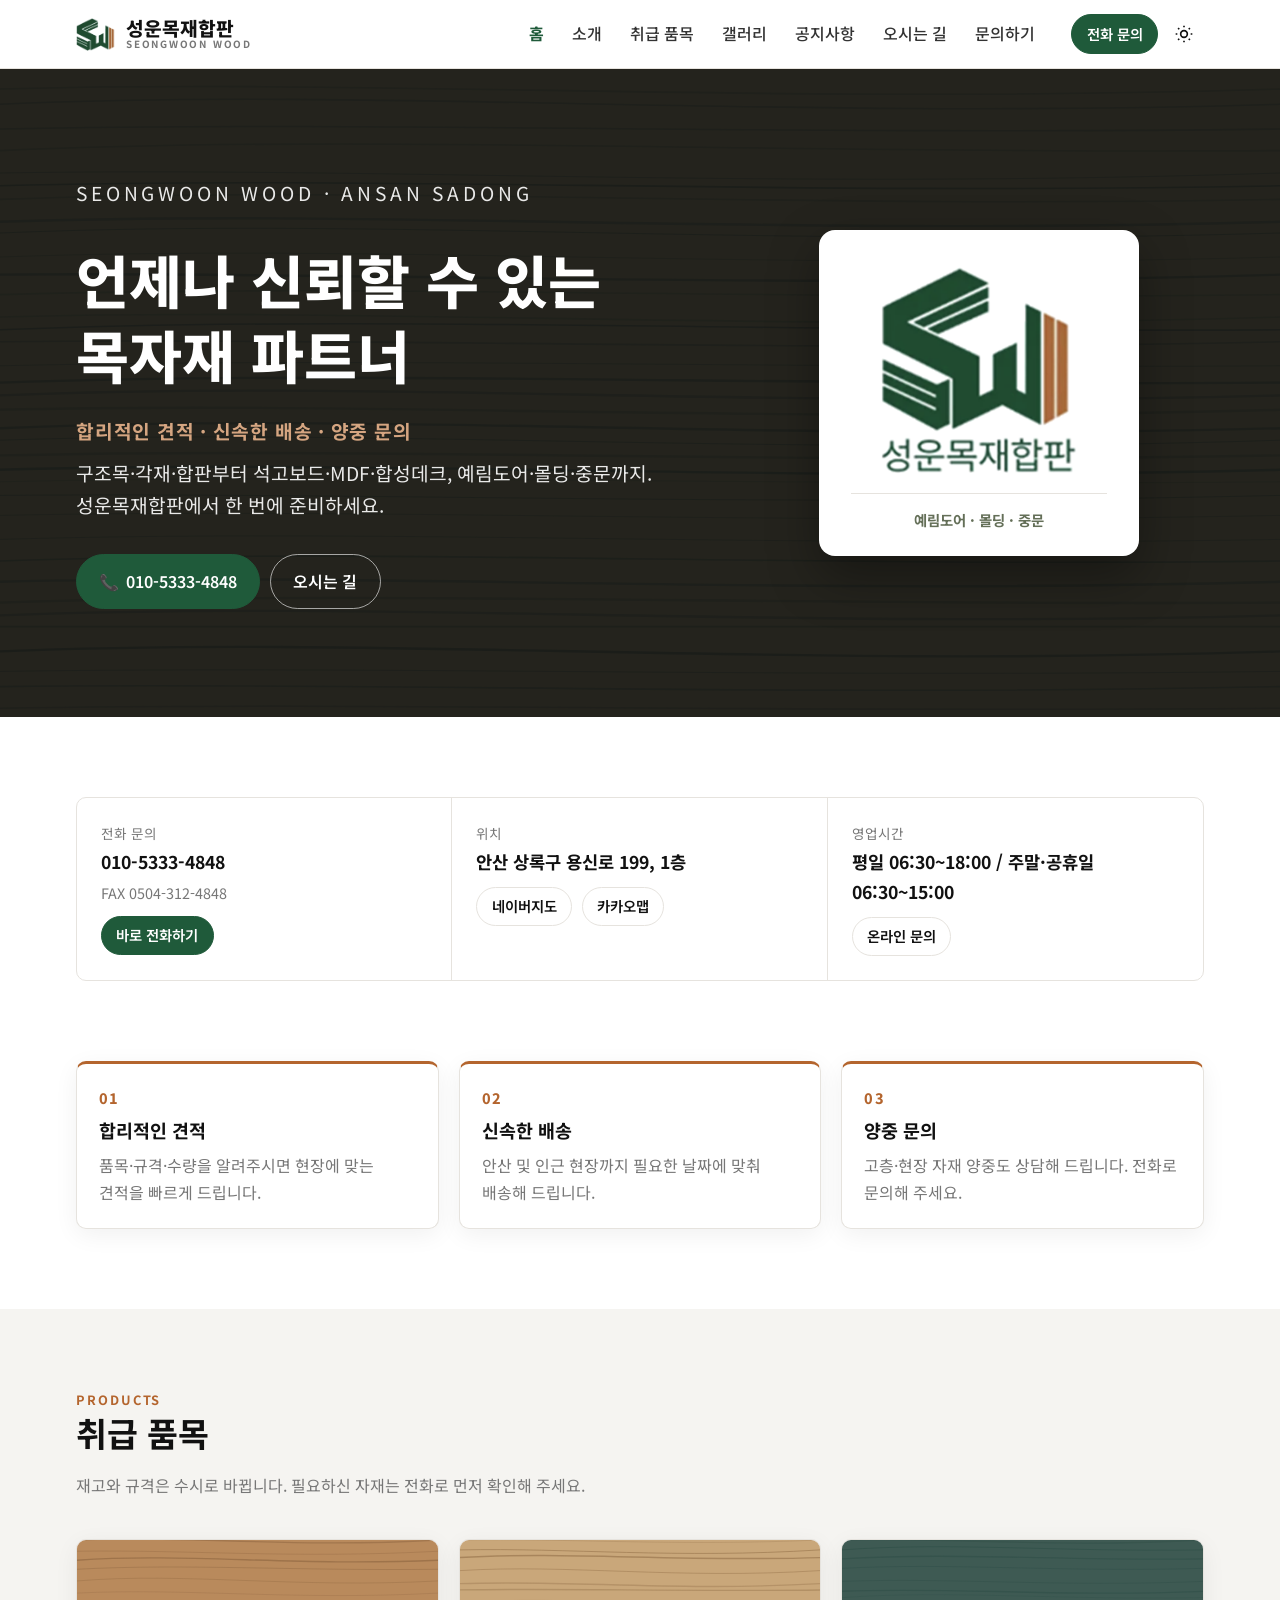
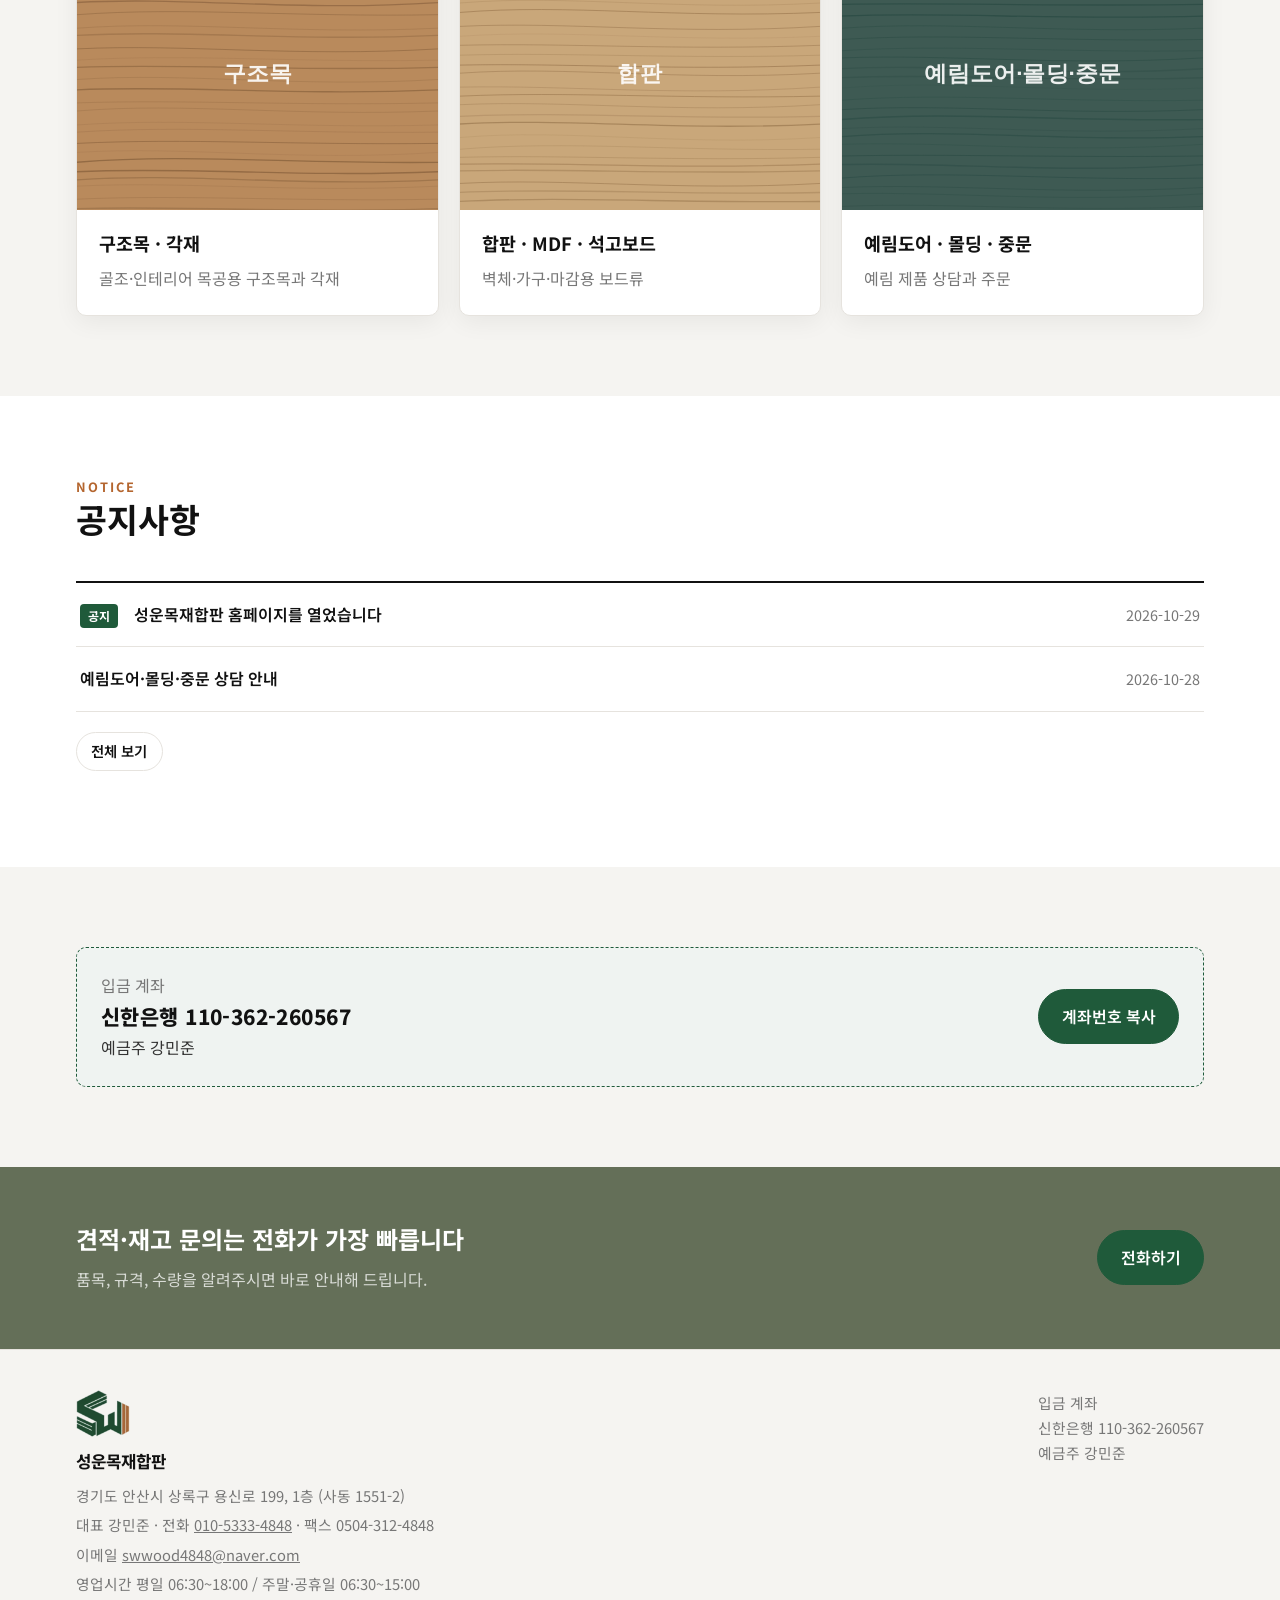
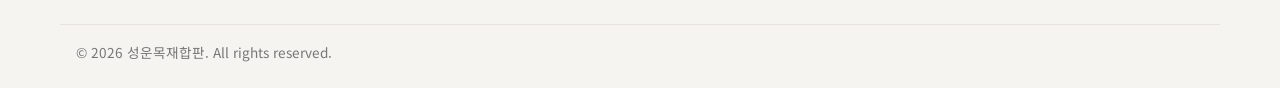
<file: index.html>
<!doctype html>
<html lang="ko">
<head>
  <meta charset="utf-8">
  <meta name="viewport" content="width=device-width, initial-scale=1">
  <title>성운목재합판 | 안산 사동 목재소</title>
  <meta name="description" content="안산시 상록구 사동 용신로 199 성운목재합판. 구조목·각재·합판·석고보드·MDF·방부목·합성데크, 예림도어·몰딩·중문.">
  <link rel="icon" href="assets/img/logo.png" type="image/png">
  <link rel="preconnect" href="https://fonts.googleapis.com">
  <link href="https://fonts.googleapis.com/css2?family=Noto+Sans+KR:wght@400;500;700;800&display=swap" rel="stylesheet">
  <link rel="stylesheet" href="assets/css/style.css">
</head>
<body>
  <header id="site-header"></header>

  <main>
    <section class="hero">
      <div class="container hero-grid">
        <div>
        <p class="hero-eyebrow">SEONGWOON WOOD · ANSAN SADONG</p>
        <h1>언제나 신뢰할 수 있는<br>목자재 파트너</h1>
        <p class="hero-points">합리적인 견적 · 신속한 배송 · 양중 문의</p>
        <p>구조목·각재·합판부터 석고보드·MDF·합성데크, 예림도어·몰딩·중문까지. 성운목재합판에서 한 번에 준비하세요.</p>
        <div class="btn-row">
          <a class="btn btn-primary" data-site-tel href="#">📞 <span data-site="phone"></span></a>
          <a class="btn btn-ghost" href="location.html">오시는 길</a>
        </div>
        </div>
        <div class="hero-logo">
          <img src="assets/img/logo-full.png" alt="성운목재합판 로고">
          <p>예림도어 · 몰딩 · 중문</p>
        </div>
      </div>
    </section>

    <section class="section">
      <div class="container">
        <div class="quick">
          <div>
            <div class="label">전화 문의</div>
            <div class="value" data-site="phone"></div>
            <div class="muted" style="margin:-6px 0 10px;font-size:.9rem">FAX <span data-site="fax"></span></div>
            <a class="btn btn-sm btn-primary" data-site-tel href="#">바로 전화하기</a>
          </div>
          <div>
            <div class="label">위치</div>
            <div class="value">안산 상록구 용신로 199, 1층</div>
            <div class="btn-row">
              <a class="btn btn-sm" data-map="naver" href="#" target="_blank" rel="noopener">네이버지도</a>
              <a class="btn btn-sm" data-map="kakao" href="#" target="_blank" rel="noopener">카카오맵</a>
            </div>
          </div>
          <div>
            <div class="label">영업시간</div>
            <div class="value" data-site="hours"></div>
            <a class="btn btn-sm" href="contact.html">온라인 문의</a>
          </div>
        </div>
      </div>
    </section>

    <section class="section" style="padding-top:0">
      <div class="container">
        <div class="grid grid-3">
          <div class="card feature"><div class="card-body">
            <span class="feature-num">01</span>
            <h3>합리적인 견적</h3>
            <p>품목·규격·수량을 알려주시면 현장에 맞는 견적을 빠르게 드립니다.</p>
          </div></div>
          <div class="card feature"><div class="card-body">
            <span class="feature-num">02</span>
            <h3>신속한 배송</h3>
            <p>안산 및 인근 현장까지 필요한 날짜에 맞춰 배송해 드립니다.</p>
          </div></div>
          <div class="card feature"><div class="card-body">
            <span class="feature-num">03</span>
            <h3>양중 문의</h3>
            <p>고층·현장 자재 양중도 상담해 드립니다. 전화로 문의해 주세요.</p>
          </div></div>
        </div>
      </div>
    </section>

    <section class="section section-soft">
      <div class="container">
        <div class="section-head">
          <div class="eyebrow">PRODUCTS</div>
          <h2>취급 품목</h2>
          <p>재고와 규격은 수시로 바뀝니다. 필요하신 자재는 전화로 먼저 확인해 주세요.</p>
        </div>
        <div class="grid grid-3">
          <a class="card" href="products.html#structural">
            <img src="assets/img/p-structural.svg" alt="구조목">
            <div class="card-body"><h3>구조목 · 각재</h3><p>골조·인테리어 목공용 구조목과 각재</p></div>
          </a>
          <a class="card" href="products.html#board">
            <img src="assets/img/p-plywood.svg" alt="합판">
            <div class="card-body"><h3>합판 · MDF · 석고보드</h3><p>벽체·가구·마감용 보드류</p></div>
          </a>
          <a class="card" href="products.html#door">
            <img src="assets/img/p-door.svg" alt="예림도어">
            <div class="card-body"><h3>예림도어 · 몰딩 · 중문</h3><p>예림 제품 상담과 주문</p></div>
          </a>
        </div>
      </div>
    </section>

    <section class="section">
      <div class="container">
        <div class="section-head">
          <div class="eyebrow">NOTICE</div>
          <h2>공지사항</h2>
        </div>
        <ul class="post-list" id="post-list" data-limit="3"></ul>
        <p style="margin-top:20px"><a class="btn btn-sm" href="notice.html">전체 보기</a></p>
      </div>
    </section>

    <section class="section section-soft">
      <div class="container">
        <div class="account-box">
          <div>
            <div class="muted">입금 계좌</div>
            <div class="num"><span data-site="account.bank"></span> <span data-site="account.number"></span></div>
            <div>예금주 <span data-site="account.holder"></span></div>
          </div>
          <button class="btn btn-primary" type="button" data-copy="account.number">계좌번호 복사</button>
        </div>
      </div>
    </section>

    <section class="cta">
      <div class="container">
        <div>
          <h2>견적·재고 문의는 전화가 가장 빠릅니다</h2>
          <p>품목, 규격, 수량을 알려주시면 바로 안내해 드립니다.</p>
        </div>
        <a class="btn btn-primary" data-site-tel href="#">전화하기</a>
      </div>
    </section>
  </main>

  <footer id="site-footer"></footer>
  <a class="btn btn-primary mobile-call" data-site-tel href="#">📞 전화 문의</a>

  <script src="assets/js/config.js"></script>
  <script src="assets/js/main.js"></script>
  <script src="assets/js/notice.js"></script>
</body>
</html>
</file>
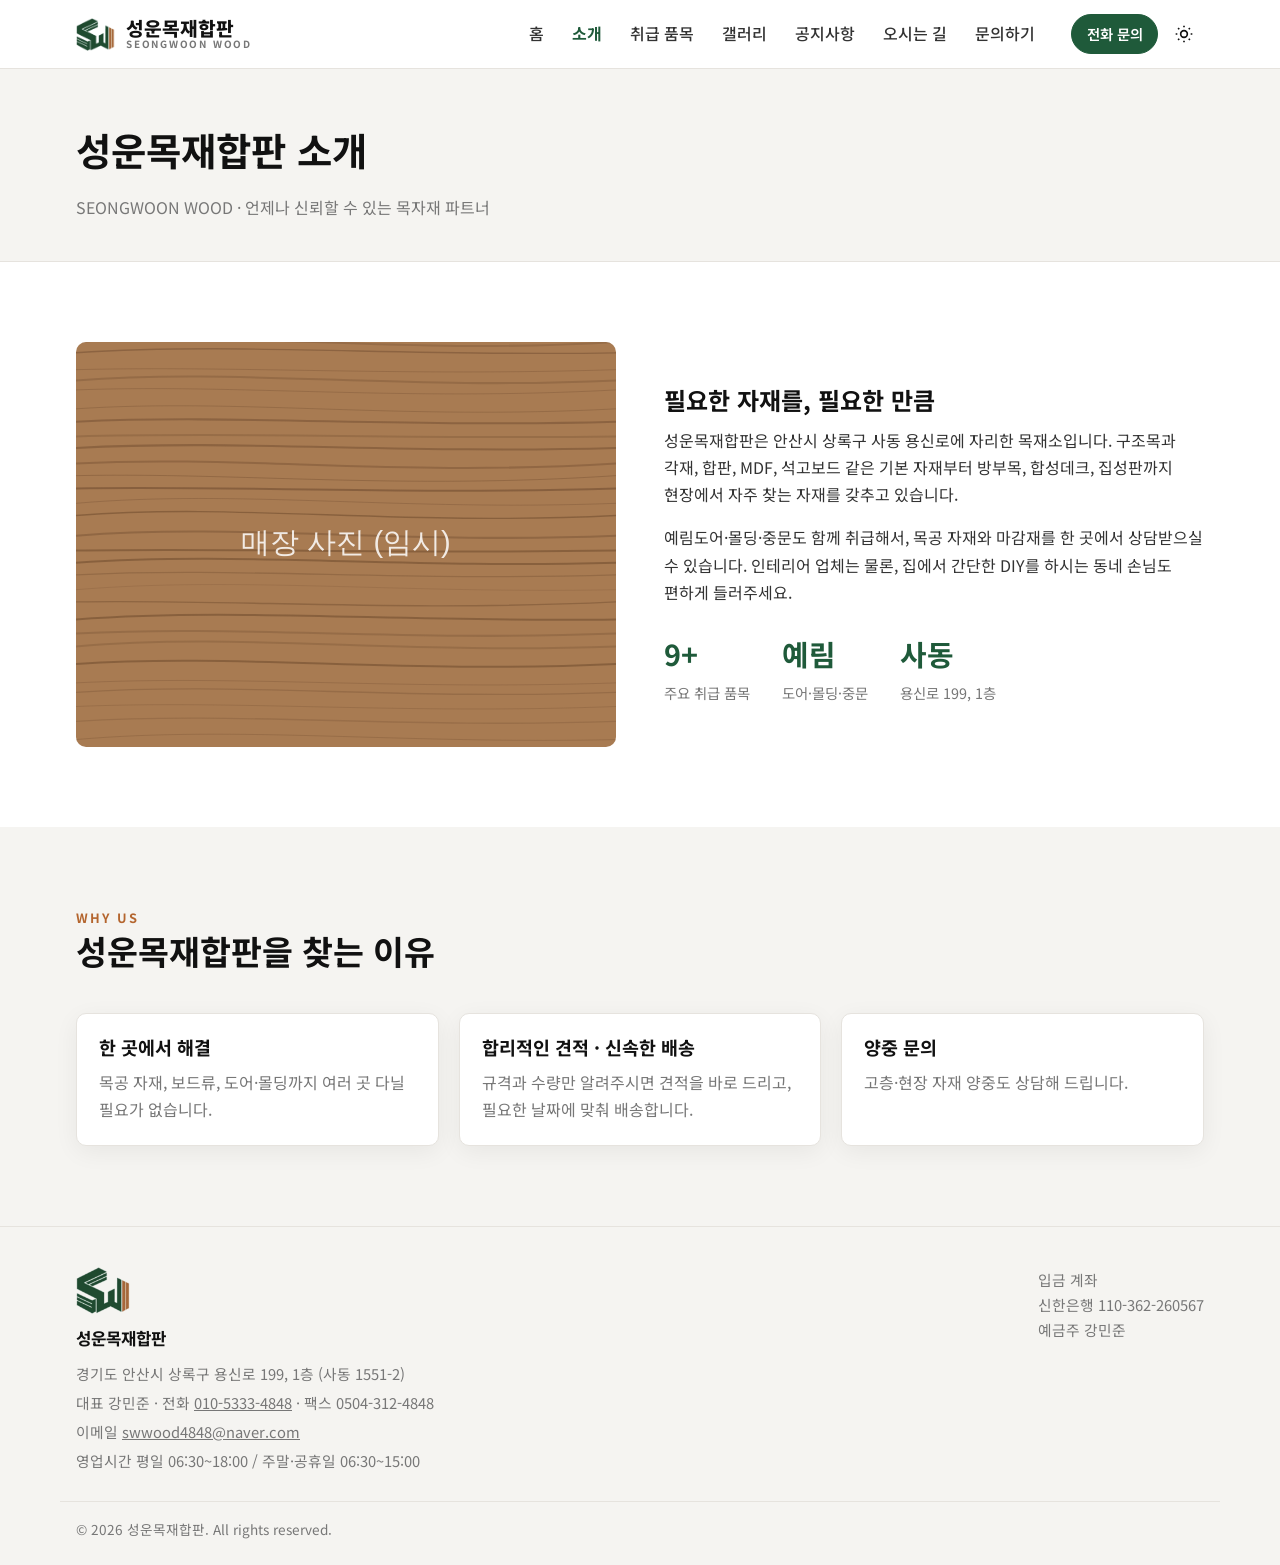
<file: about.html>
<!doctype html>
<html lang="ko">
<head>
  <meta charset="utf-8">
  <meta name="viewport" content="width=device-width, initial-scale=1">
  <title>소개 | 성운목재합판</title>
  <link rel="icon" href="assets/img/logo.png" type="image/png">
  <link rel="preconnect" href="https://fonts.googleapis.com">
  <link href="https://fonts.googleapis.com/css2?family=Noto+Sans+KR:wght@400;500;700;800&display=swap" rel="stylesheet">
  <link rel="stylesheet" href="assets/css/style.css">
</head>
<body>
  <header id="site-header"></header>

  <main>
    <section class="page-hero">
      <div class="container">
        <h1>성운목재합판 소개</h1>
        <p>SEONGWOON WOOD · 언제나 신뢰할 수 있는 목자재 파트너</p>
      </div>
    </section>

    <section class="section">
      <div class="container split">
        <img src="assets/img/about.svg" alt="성운목재합판 매장">
        <div>
          <h2>필요한 자재를, 필요한 만큼</h2>
          <!-- 아래 문구는 예시입니다. 실제 이야기로 바꿔주세요. -->
          <p>성운목재합판은 안산시 상록구 사동 용신로에 자리한 목재소입니다. 구조목과 각재, 합판, MDF, 석고보드 같은 기본 자재부터 방부목, 합성데크, 집성판까지 현장에서 자주 찾는 자재를 갖추고 있습니다.</p>
          <p>예림도어·몰딩·중문도 함께 취급해서, 목공 자재와 마감재를 한 곳에서 상담받으실 수 있습니다. 인테리어 업체는 물론, 집에서 간단한 DIY를 하시는 동네 손님도 편하게 들러주세요.</p>
          <div class="stats">
            <div><strong>9+</strong><span>주요 취급 품목</span></div>
            <div><strong>예림</strong><span>도어·몰딩·중문</span></div>
            <div><strong>사동</strong><span>용신로 199, 1층</span></div>
          </div>
        </div>
      </div>
    </section>

    <section class="section section-soft">
      <div class="container">
        <div class="section-head">
          <div class="eyebrow">WHY US</div>
          <h2>성운목재합판을 찾는 이유</h2>
        </div>
        <div class="grid grid-3">
          <div class="card"><div class="card-body"><h3>한 곳에서 해결</h3><p>목공 자재, 보드류, 도어·몰딩까지 여러 곳 다닐 필요가 없습니다.</p></div></div>
          <div class="card"><div class="card-body"><h3>합리적인 견적 · 신속한 배송</h3><p>규격과 수량만 알려주시면 견적을 바로 드리고, 필요한 날짜에 맞춰 배송합니다.</p></div></div>
          <div class="card"><div class="card-body"><h3>양중 문의</h3><p>고층·현장 자재 양중도 상담해 드립니다.</p></div></div>
        </div>
      </div>
    </section>
  </main>

  <footer id="site-footer"></footer>
  <a class="btn btn-primary mobile-call" data-site-tel href="#">📞 전화 문의</a>

  <script src="assets/js/config.js"></script>
  <script src="assets/js/main.js"></script>
</body>
</html>
</file>
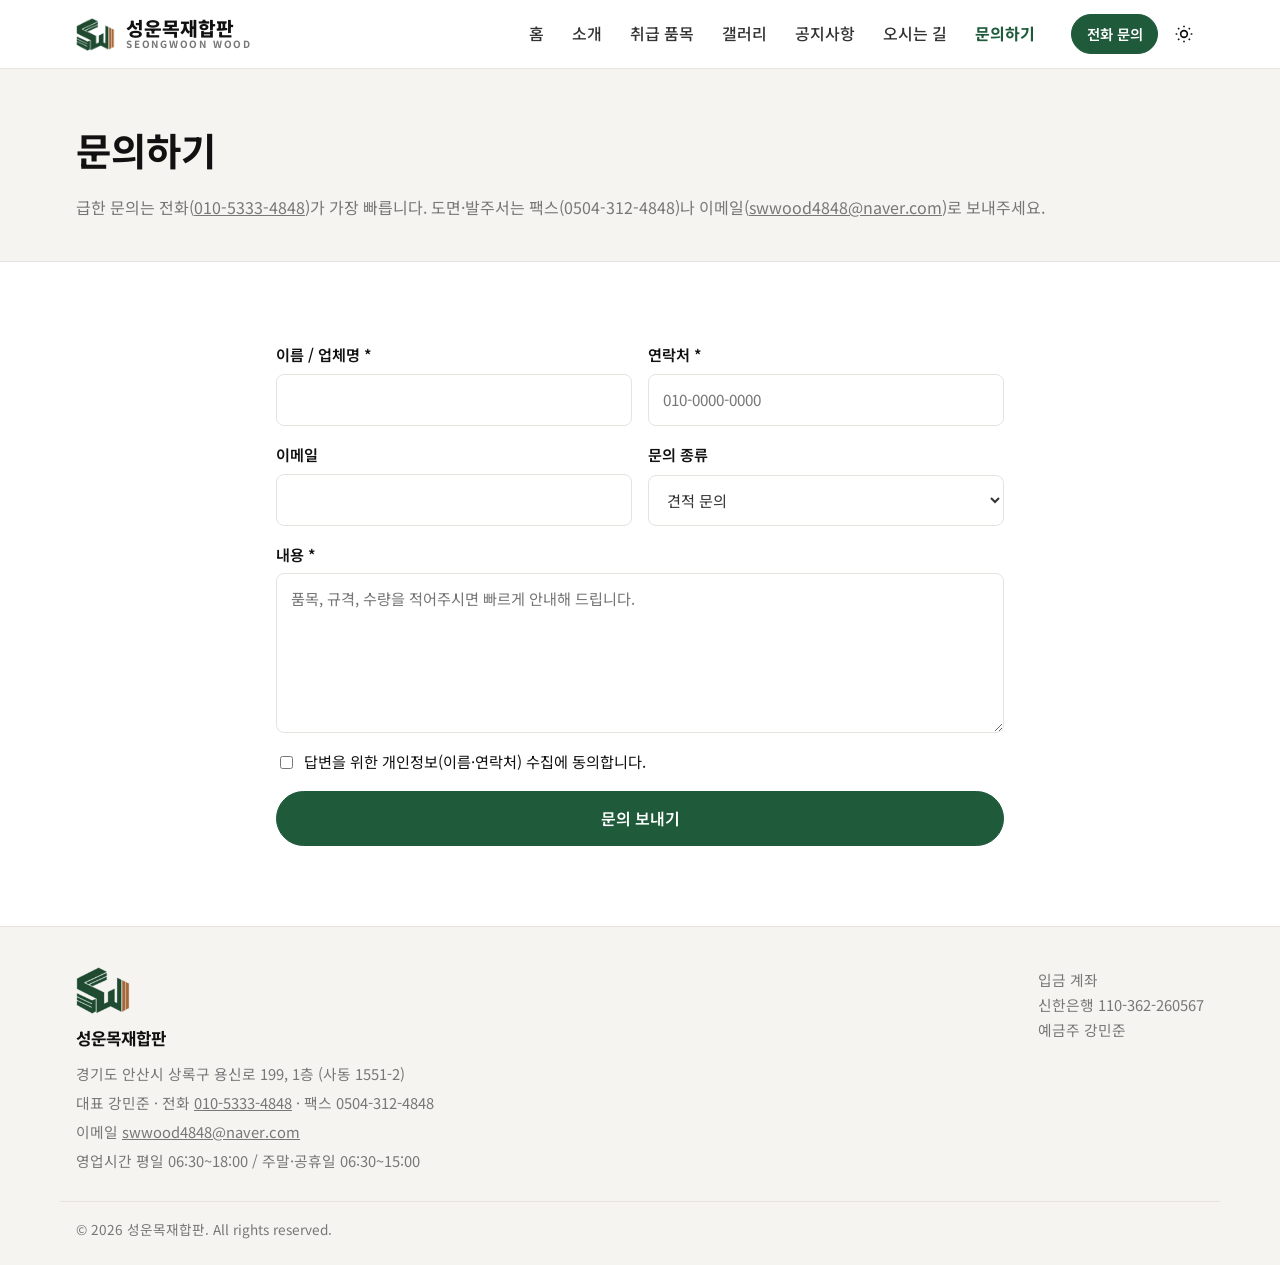
<file: contact.html>
<!doctype html>
<html lang="ko">
<head>
  <meta charset="utf-8">
  <meta name="viewport" content="width=device-width, initial-scale=1">
  <title>문의하기 | 성운목재합판</title>
  <link rel="icon" href="assets/img/logo.png" type="image/png">
  <link rel="preconnect" href="https://fonts.googleapis.com">
  <link href="https://fonts.googleapis.com/css2?family=Noto+Sans+KR:wght@400;500;700;800&display=swap" rel="stylesheet">
  <link rel="stylesheet" href="assets/css/style.css">
</head>
<body>
  <header id="site-header"></header>

  <main>
    <section class="page-hero">
      <div class="container">
        <h1>문의하기</h1>
        <p>급한 문의는 전화(<a data-site-tel href="#" data-site="phone"></a>)가 가장 빠릅니다. 도면·발주서는 팩스(<span data-site="fax"></span>)나 이메일(<a data-site-mail href="#" data-site="email"></a>)로 보내주세요.</p>
      </div>
    </section>

    <section class="section">
      <div class="container" style="max-width:760px">
        <form class="form" id="contact-form" novalidate>
          <div class="form-row">
            <label>이름 / 업체명 *<input name="name" required autocomplete="name"></label>
            <label>연락처 *<input name="phone" type="tel" required autocomplete="tel" placeholder="010-0000-0000"></label>
          </div>
          <div class="form-row">
            <label>이메일<input name="email" type="email" autocomplete="email"></label>
            <label>문의 종류
              <select name="type">
                <option>견적 문의</option>
                <option>재고 문의</option>
                <option>배송·양중 문의</option>
                <option>예림도어·몰딩·중문</option>
                <option>기타</option>
              </select>
            </label>
          </div>
          <label>내용 *<textarea name="message" required placeholder="품목, 규격, 수량을 적어주시면 빠르게 안내해 드립니다."></textarea></label>
          <label class="check"><input type="checkbox" name="agree" required> 답변을 위한 개인정보(이름·연락처) 수집에 동의합니다.</label>
          <input type="text" name="botcheck" style="display:none" tabindex="-1" autocomplete="off">
          <div class="form-status" id="form-status" role="status"></div>
          <button class="btn btn-primary" type="submit">문의 보내기</button>
        </form>
      </div>
    </section>
  </main>

  <footer id="site-footer"></footer>
  <a class="btn btn-primary mobile-call" data-site-tel href="#">📞 전화 문의</a>

  <script src="assets/js/config.js"></script>
  <script src="assets/js/main.js"></script>
  <script src="assets/js/contact.js"></script>
</body>
</html>
</file>
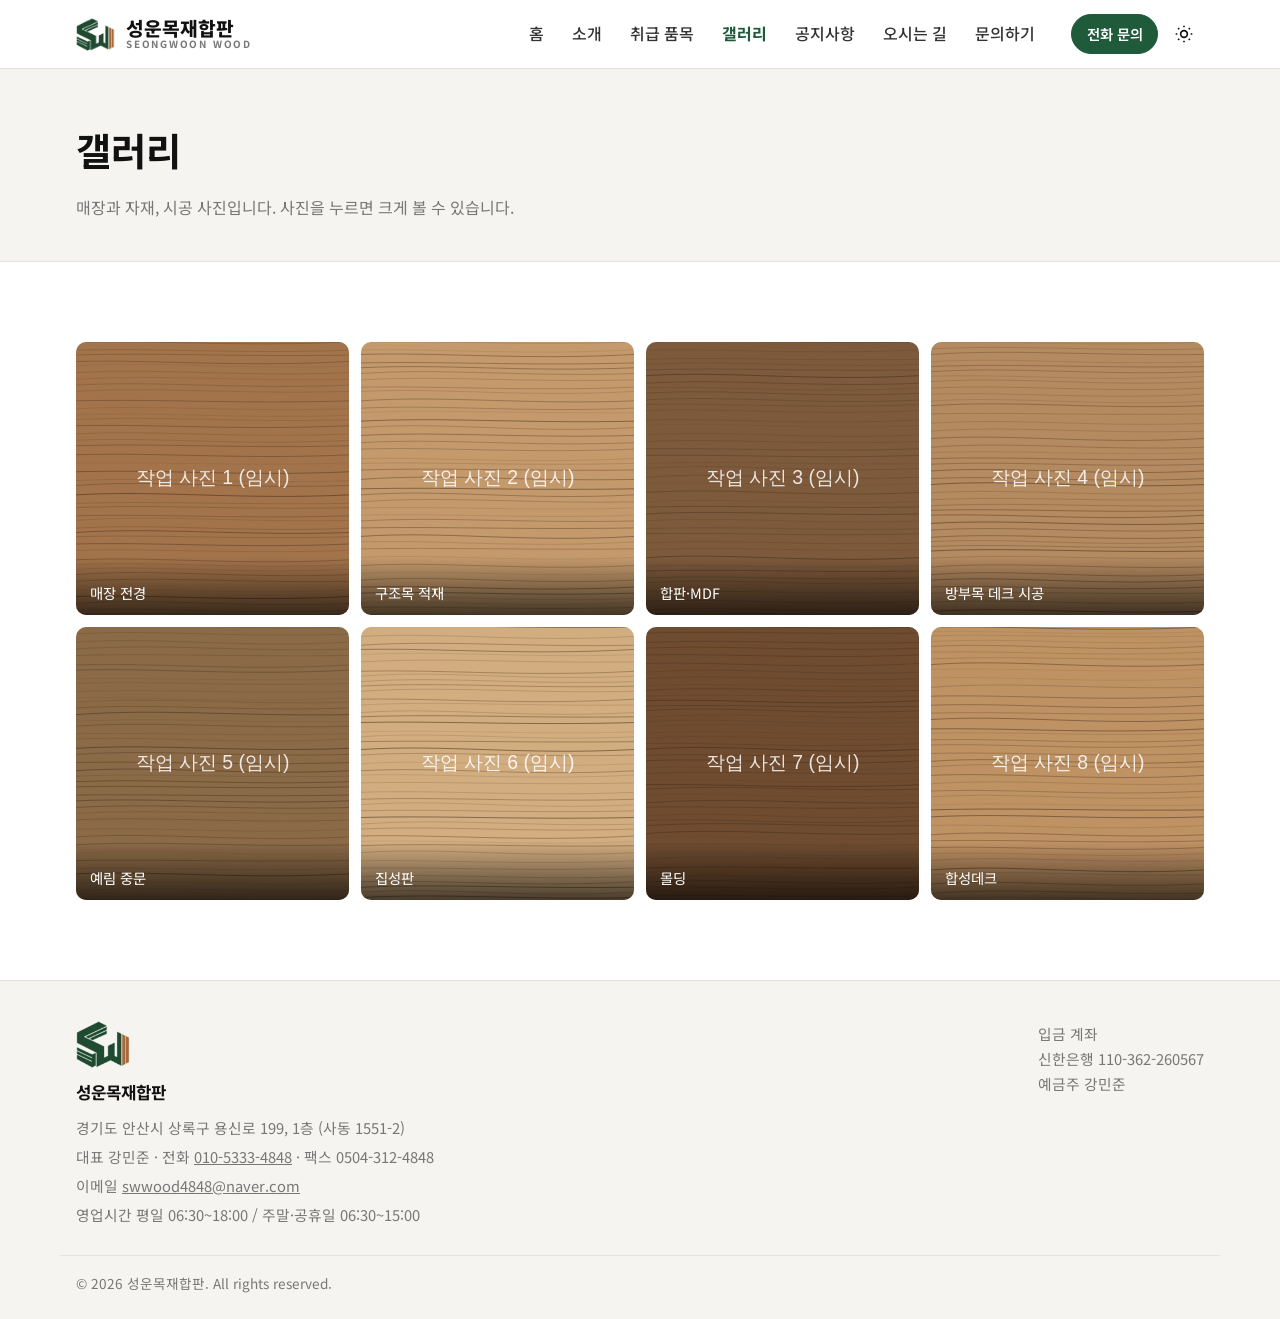
<file: gallery.html>
<!doctype html>
<html lang="ko">
<head>
  <meta charset="utf-8">
  <meta name="viewport" content="width=device-width, initial-scale=1">
  <title>갤러리 | 성운목재합판</title>
  <link rel="icon" href="assets/img/logo.png" type="image/png">
  <link rel="preconnect" href="https://fonts.googleapis.com">
  <link href="https://fonts.googleapis.com/css2?family=Noto+Sans+KR:wght@400;500;700;800&display=swap" rel="stylesheet">
  <link rel="stylesheet" href="assets/css/style.css">
</head>
<body>
  <header id="site-header"></header>

  <main>
    <section class="page-hero">
      <div class="container">
        <h1>갤러리</h1>
        <p>매장과 자재, 시공 사진입니다. 사진을 누르면 크게 볼 수 있습니다.</p>
      </div>
    </section>

    <section class="section">
      <div class="container">
        <!-- 사진 추가: assets/img 에 파일을 넣고 아래 <a> 한 줄을 복사해서 경로·설명만 바꾸세요. -->
        <div class="gallery">
          <a class="gallery-item" href="assets/img/g1.svg" data-caption="매장 전경"><img src="assets/img/g1.svg" alt="매장 전경" loading="lazy"><span>매장 전경</span></a>
          <a class="gallery-item" href="assets/img/g2.svg" data-caption="구조목 적재"><img src="assets/img/g2.svg" alt="구조목 적재" loading="lazy"><span>구조목 적재</span></a>
          <a class="gallery-item" href="assets/img/g3.svg" data-caption="합판·MDF"><img src="assets/img/g3.svg" alt="합판 MDF" loading="lazy"><span>합판·MDF</span></a>
          <a class="gallery-item" href="assets/img/g4.svg" data-caption="방부목 데크 시공"><img src="assets/img/g4.svg" alt="방부목 데크" loading="lazy"><span>방부목 데크 시공</span></a>
          <a class="gallery-item" href="assets/img/g5.svg" data-caption="예림 중문"><img src="assets/img/g5.svg" alt="예림 중문" loading="lazy"><span>예림 중문</span></a>
          <a class="gallery-item" href="assets/img/g6.svg" data-caption="집성판"><img src="assets/img/g6.svg" alt="집성판" loading="lazy"><span>집성판</span></a>
          <a class="gallery-item" href="assets/img/g7.svg" data-caption="몰딩"><img src="assets/img/g7.svg" alt="몰딩" loading="lazy"><span>몰딩</span></a>
          <a class="gallery-item" href="assets/img/g8.svg" data-caption="합성데크"><img src="assets/img/g8.svg" alt="합성데크" loading="lazy"><span>합성데크</span></a>
        </div>
      </div>
    </section>
  </main>

  <footer id="site-footer"></footer>
  <a class="btn btn-primary mobile-call" data-site-tel href="#">📞 전화 문의</a>

  <script src="assets/js/config.js"></script>
  <script src="assets/js/main.js"></script>
</body>
</html>
</file>
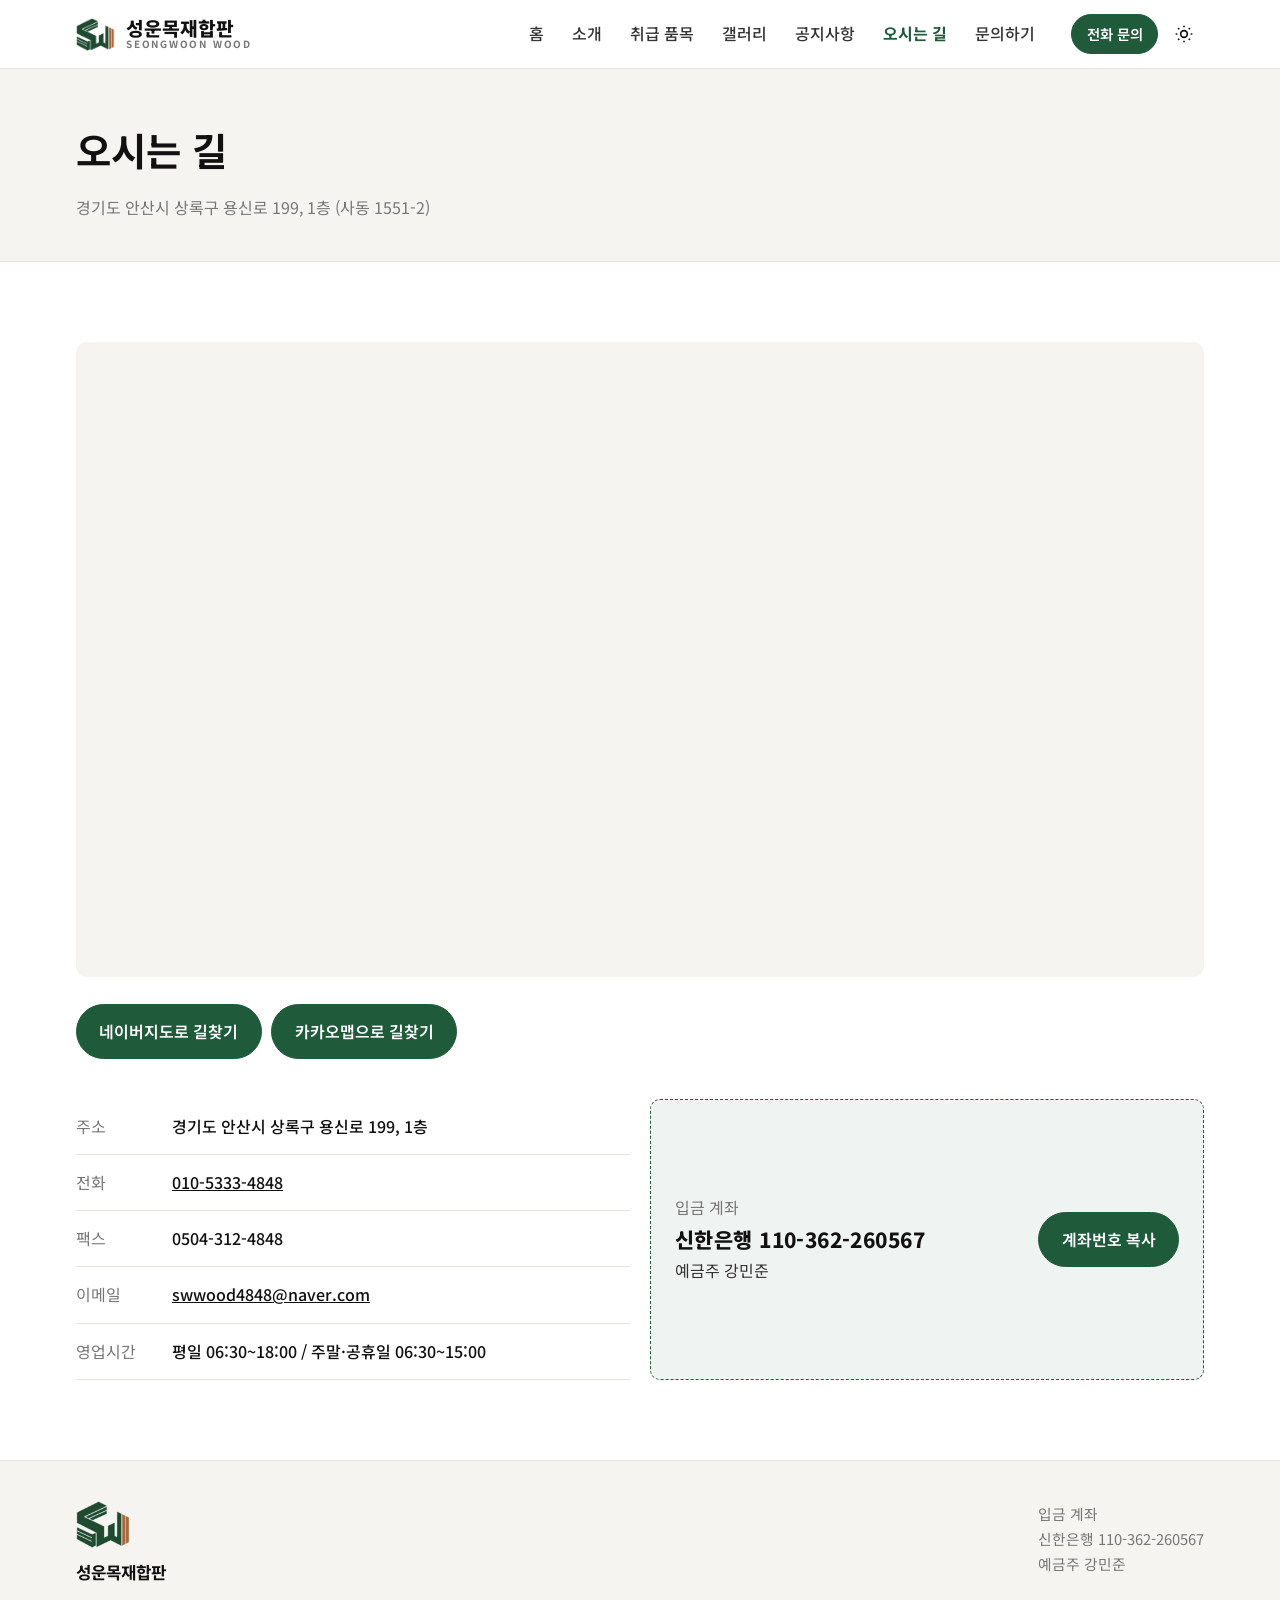
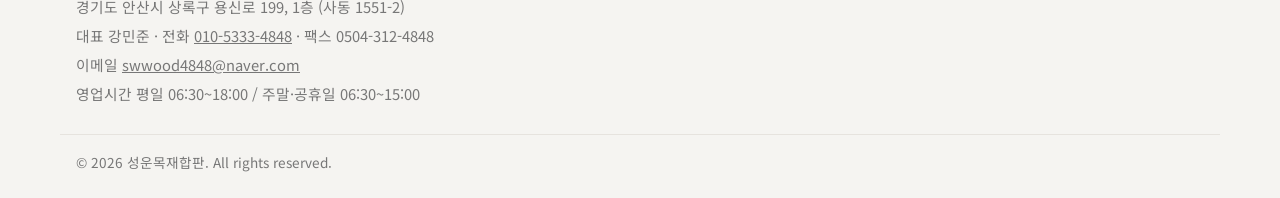
<file: location.html>
<!doctype html>
<html lang="ko">
<head>
  <meta charset="utf-8">
  <meta name="viewport" content="width=device-width, initial-scale=1">
  <title>오시는 길 | 성운목재합판</title>
  <link rel="icon" href="assets/img/logo.png" type="image/png">
  <link rel="preconnect" href="https://fonts.googleapis.com">
  <link href="https://fonts.googleapis.com/css2?family=Noto+Sans+KR:wght@400;500;700;800&display=swap" rel="stylesheet">
  <link rel="stylesheet" href="assets/css/style.css">
</head>
<body>
  <header id="site-header"></header>

  <main>
    <section class="page-hero">
      <div class="container">
        <h1>오시는 길</h1>
        <p>경기도 안산시 상록구 용신로 199, 1층 (사동 1551-2)</p>
      </div>
    </section>

    <section class="section">
      <div class="container">
        <!--
          지도: API 키 없이 바로 보이는 임베드입니다.
          카카오맵으로 바꾸려면 map.kakao.com 에서 위치 검색 → 공유 → "지도 퍼가기"로 받은 HTML을
          이 iframe 대신 붙여 넣으세요.
        -->
        <iframe class="map-frame" title="성운목재합판 위치 지도"
          src="https://maps.google.com/maps?q=%EA%B2%BD%EA%B8%B0%EB%8F%84%20%EC%95%88%EC%82%B0%EC%8B%9C%20%EC%83%81%EB%A1%9D%EA%B5%AC%20%EC%9A%A9%EC%8B%A0%EB%A1%9C%20199&z=17&output=embed"></iframe>

        <div class="btn-row" style="margin:20px 0 40px">
          <a class="btn btn-primary" data-map="naver" href="#" target="_blank" rel="noopener">네이버지도로 길찾기</a>
          <a class="btn btn-primary" data-map="kakao" href="#" target="_blank" rel="noopener">카카오맵으로 길찾기</a>
        </div>

        <div class="grid grid-2">
          <ul class="info-list">
            <li><span>주소</span><span data-site="address"></span></li>
            <li><span>전화</span><span><a data-site-tel href="#" data-site="phone"></a></span></li>
            <li><span>팩스</span><span data-site="fax"></span></li>
            <li><span>이메일</span><span><a data-site="email" data-site-mail href="#"></a></span></li>
            <li><span>영업시간</span><span data-site="hours"></span></li>
          </ul>
          <div class="account-box">
            <div>
              <div class="muted">입금 계좌</div>
              <div class="num"><span data-site="account.bank"></span> <span data-site="account.number"></span></div>
              <div>예금주 <span data-site="account.holder"></span></div>
            </div>
            <button class="btn btn-primary" type="button" data-copy="account.number">계좌번호 복사</button>
          </div>
        </div>
      </div>
    </section>
  </main>

  <footer id="site-footer"></footer>
  <a class="btn btn-primary mobile-call" data-site-tel href="#">📞 전화 문의</a>

  <script src="assets/js/config.js"></script>
  <script src="assets/js/main.js"></script>
</body>
</html>
</file>
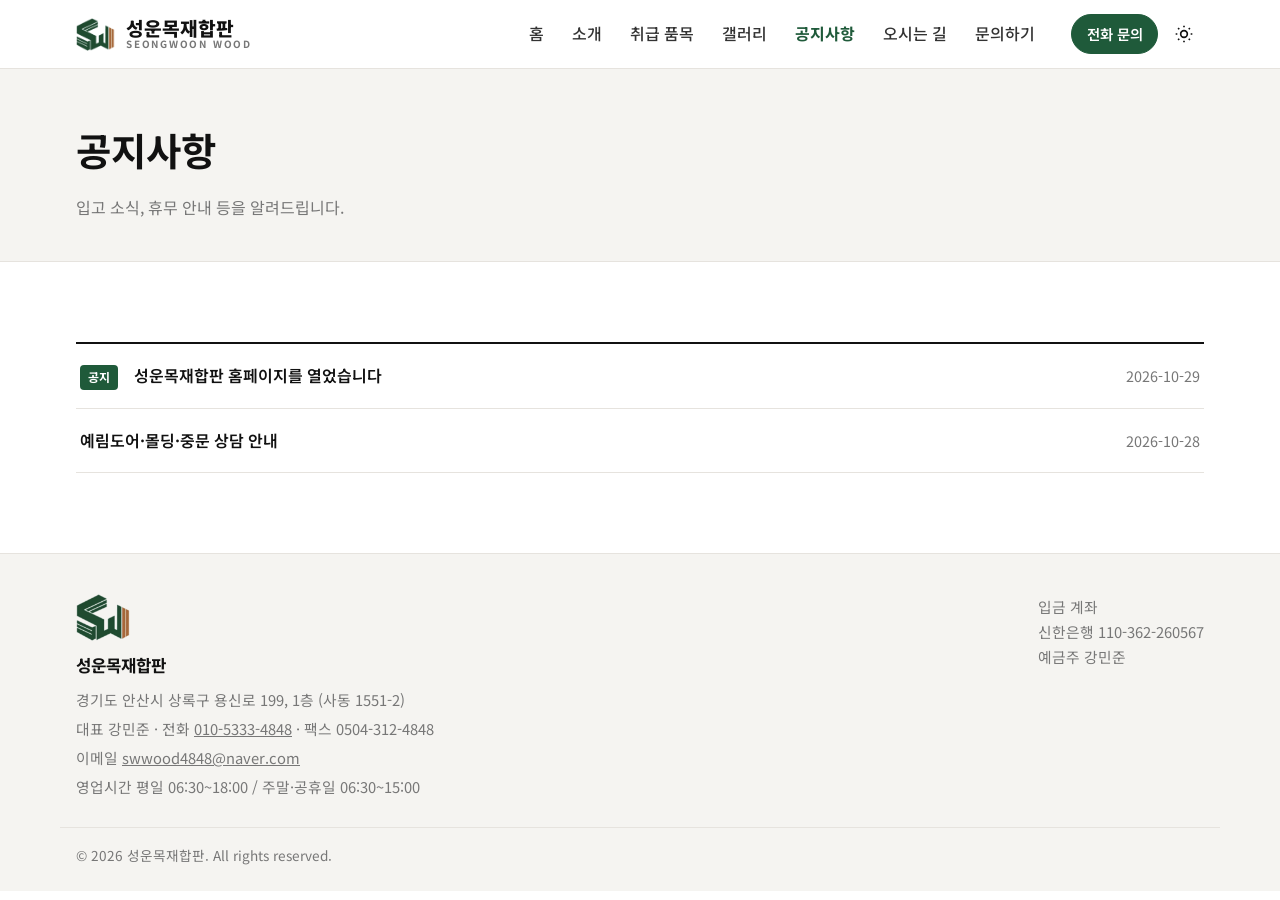
<file: notice.html>
<!doctype html>
<html lang="ko">
<head>
  <meta charset="utf-8">
  <meta name="viewport" content="width=device-width, initial-scale=1">
  <title>공지사항 | 성운목재합판</title>
  <link rel="icon" href="assets/img/logo.png" type="image/png">
  <link rel="preconnect" href="https://fonts.googleapis.com">
  <link href="https://fonts.googleapis.com/css2?family=Noto+Sans+KR:wght@400;500;700;800&display=swap" rel="stylesheet">
  <link rel="stylesheet" href="assets/css/style.css">
</head>
<body>
  <header id="site-header"></header>

  <main>
    <section class="page-hero">
      <div class="container">
        <h1>공지사항</h1>
        <p>입고 소식, 휴무 안내 등을 알려드립니다.</p>
      </div>
    </section>

    <section class="section">
      <div class="container">
        <ul class="post-list" id="post-list"></ul>
      </div>
    </section>
  </main>

  <footer id="site-footer"></footer>
  <a class="btn btn-primary mobile-call" data-site-tel href="#">📞 전화 문의</a>

  <script src="assets/js/config.js"></script>
  <script src="assets/js/main.js"></script>
  <script src="assets/js/notice.js"></script>
</body>
</html>
</file>
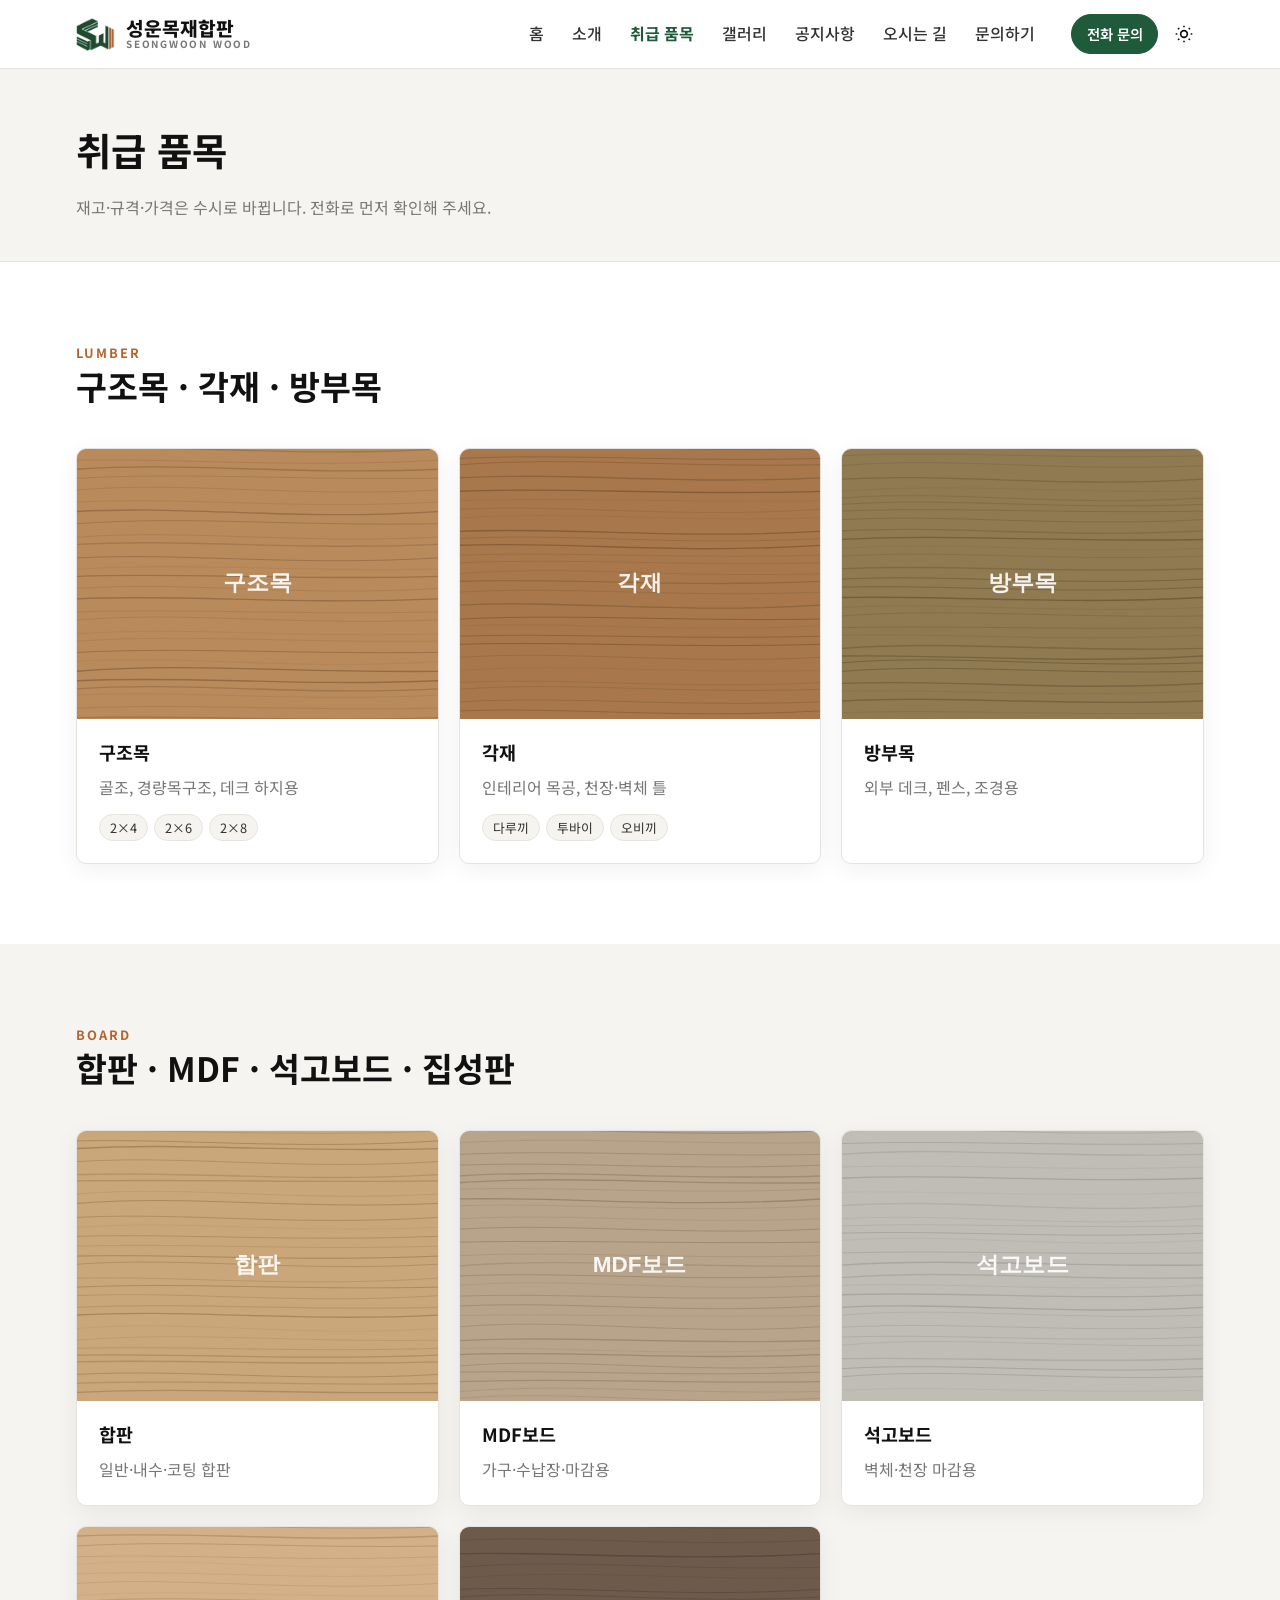
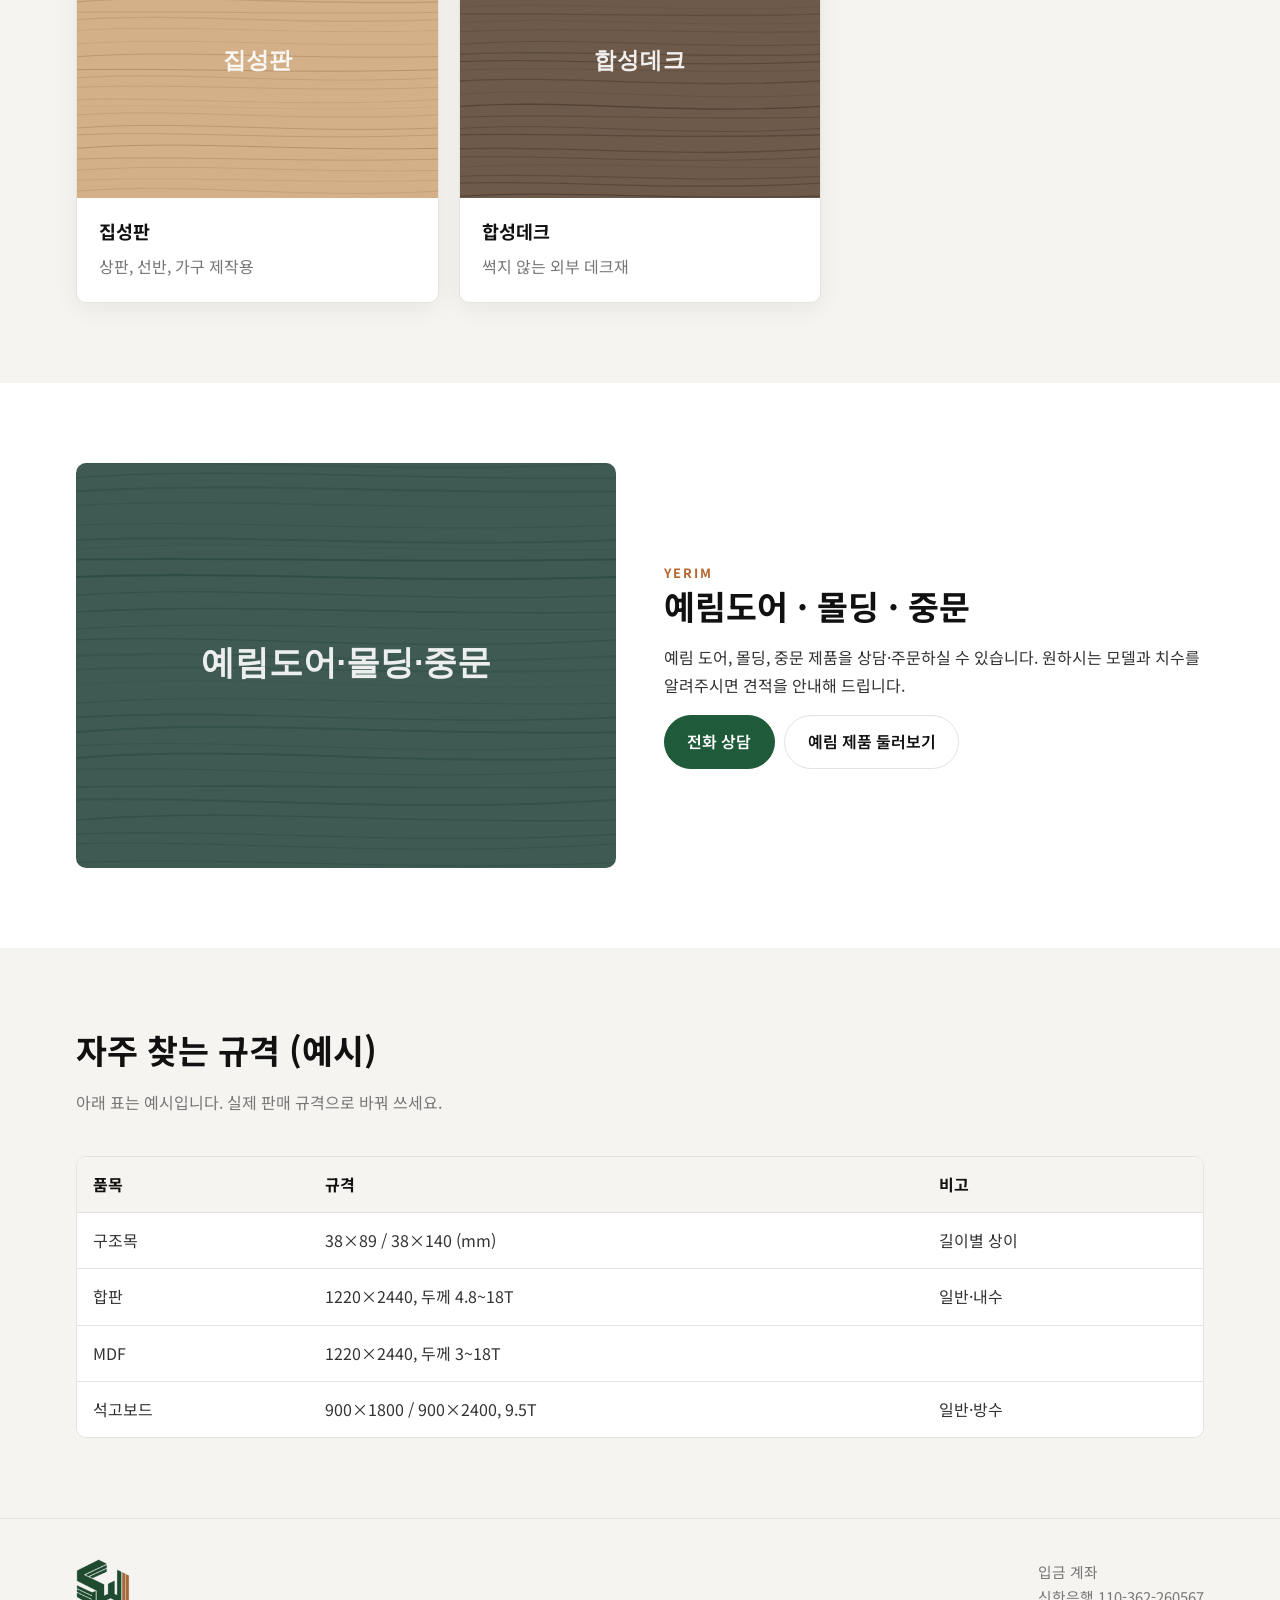
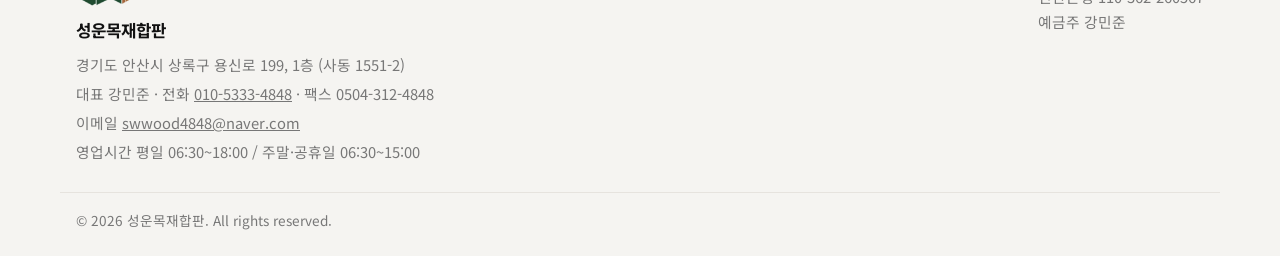
<file: products.html>
<!doctype html>
<html lang="ko">
<head>
  <meta charset="utf-8">
  <meta name="viewport" content="width=device-width, initial-scale=1">
  <title>취급 품목 | 성운목재합판</title>
  <link rel="icon" href="assets/img/logo.png" type="image/png">
  <link rel="preconnect" href="https://fonts.googleapis.com">
  <link href="https://fonts.googleapis.com/css2?family=Noto+Sans+KR:wght@400;500;700;800&display=swap" rel="stylesheet">
  <link rel="stylesheet" href="assets/css/style.css">
</head>
<body>
  <header id="site-header"></header>

  <main>
    <section class="page-hero">
      <div class="container">
        <h1>취급 품목</h1>
        <p>재고·규격·가격은 수시로 바뀝니다. 전화로 먼저 확인해 주세요.</p>
      </div>
    </section>

    <section class="section" id="structural">
      <div class="container">
        <div class="section-head">
          <div class="eyebrow">LUMBER</div>
          <h2>구조목 · 각재 · 방부목</h2>
        </div>
        <div class="grid grid-3">
          <div class="card"><img src="assets/img/p-structural.svg" alt="구조목"><div class="card-body"><h3>구조목</h3><p>골조, 경량목구조, 데크 하지용</p><div class="card-tags"><span class="tag">2×4</span><span class="tag">2×6</span><span class="tag">2×8</span></div></div></div>
          <div class="card"><img src="assets/img/p-lumber.svg" alt="각재"><div class="card-body"><h3>각재</h3><p>인테리어 목공, 천장·벽체 틀</p><div class="card-tags"><span class="tag">다루끼</span><span class="tag">투바이</span><span class="tag">오비끼</span></div></div></div>
          <div class="card"><img src="assets/img/p-treated.svg" alt="방부목"><div class="card-body"><h3>방부목</h3><p>외부 데크, 펜스, 조경용</p></div></div>
        </div>
      </div>
    </section>

    <section class="section section-soft" id="board">
      <div class="container">
        <div class="section-head">
          <div class="eyebrow">BOARD</div>
          <h2>합판 · MDF · 석고보드 · 집성판</h2>
        </div>
        <div class="grid grid-3">
          <div class="card"><img src="assets/img/p-plywood.svg" alt="합판"><div class="card-body"><h3>합판</h3><p>일반·내수·코팅 합판</p></div></div>
          <div class="card"><img src="assets/img/p-mdf.svg" alt="MDF보드"><div class="card-body"><h3>MDF보드</h3><p>가구·수납장·마감용</p></div></div>
          <div class="card"><img src="assets/img/p-gypsum.svg" alt="석고보드"><div class="card-body"><h3>석고보드</h3><p>벽체·천장 마감용</p></div></div>
          <div class="card"><img src="assets/img/p-glulam.svg" alt="집성판"><div class="card-body"><h3>집성판</h3><p>상판, 선반, 가구 제작용</p></div></div>
          <div class="card"><img src="assets/img/p-deck.svg" alt="합성데크"><div class="card-body"><h3>합성데크</h3><p>썩지 않는 외부 데크재</p></div></div>
        </div>
      </div>
    </section>

    <section class="section" id="door">
      <div class="container split">
        <img src="assets/img/p-door.svg" alt="예림도어 몰딩 중문">
        <div>
          <div class="section-head" style="margin-bottom:16px">
            <div class="eyebrow">YERIM</div>
            <h2>예림도어 · 몰딩 · 중문</h2>
          </div>
          <p>예림 도어, 몰딩, 중문 제품을 상담·주문하실 수 있습니다. 원하시는 모델과 치수를 알려주시면 견적을 안내해 드립니다.</p>
          <div class="btn-row">
            <a class="btn btn-primary" data-site-tel href="#">전화 상담</a>
            <a class="btn" href="https://www.yerim.net" target="_blank" rel="noopener">예림 제품 둘러보기</a>
          </div>
        </div>
      </div>
    </section>

    <section class="section section-soft">
      <div class="container">
        <div class="section-head">
          <h2>자주 찾는 규격 (예시)</h2>
          <p>아래 표는 예시입니다. 실제 판매 규격으로 바꿔 쓰세요.</p>
        </div>
        <div class="table-wrap">
          <table>
            <thead><tr><th>품목</th><th>규격</th><th>비고</th></tr></thead>
            <tbody>
              <tr><td>구조목</td><td>38×89 / 38×140 (mm)</td><td>길이별 상이</td></tr>
              <tr><td>합판</td><td>1220×2440, 두께 4.8~18T</td><td>일반·내수</td></tr>
              <tr><td>MDF</td><td>1220×2440, 두께 3~18T</td><td></td></tr>
              <tr><td>석고보드</td><td>900×1800 / 900×2400, 9.5T</td><td>일반·방수</td></tr>
            </tbody>
          </table>
        </div>
      </div>
    </section>
  </main>

  <footer id="site-footer"></footer>
  <a class="btn btn-primary mobile-call" data-site-tel href="#">📞 전화 문의</a>

  <script src="assets/js/config.js"></script>
  <script src="assets/js/main.js"></script>
</body>
</html>
</file>
<file: assets/css/style.css>
/* ===== 색상 토큰 (예림 홈페이지처럼 차콜·화이트 기본 + 목재 포인트색) ===== */
:root {
  --bg: #ffffff;
  --bg-soft: #f5f4f1;
  --surface: #ffffff;
  --text: #333333;
  --text-strong: #111111;
  --muted: #777777;
  --line: #e6e3de;
  --accent: #1f5a3a;        /* 명함 로고의 짙은 녹색 */
  --accent-strong: #174a2f;
  --accent-contrast: #ffffff;
  --copper: #b4652e;        /* 명함 로고의 구리색 줄무늬 */
  --sage: #646f58;          /* 명함 하단 띠의 세이지 그린 */
  --hero-overlay: rgba(17, 17, 17, .55);
  --shadow: 0 6px 24px rgba(0, 0, 0, .06);
  --radius: 10px;
  color-scheme: light;
}
@media (prefers-color-scheme: dark) {
  :root:not([data-theme="light"]) {
    --bg: #121514; --bg-soft: #181c1b; --surface: #1e2321;
    --text: #d8d4ce; --text-strong: #f4f1ec; --muted: #9a948c; --line: #2e3533;
    --accent: #7fbf94; --accent-strong: #9bd0ab; --accent-contrast: #101613; --copper: #d68250; --sage: #3c4536;
    --hero-overlay: rgba(0, 0, 0, .6); --shadow: none;
    color-scheme: dark;
  }
}
:root[data-theme="dark"] {
  --bg: #121514; --bg-soft: #181c1b; --surface: #1e2321;
  --text: #d8d4ce; --text-strong: #f4f1ec; --muted: #9a948c; --line: #2e3533;
  --accent: #7fbf94; --accent-strong: #9bd0ab; --accent-contrast: #101613; --copper: #d68250; --sage: #3c4536;
  --hero-overlay: rgba(0, 0, 0, .6); --shadow: none;
  color-scheme: dark;
}

/* ===== 기본 ===== */
*, *::before, *::after { box-sizing: border-box; }
html { -webkit-text-size-adjust: 100%; }
body {
  margin: 0; background: var(--bg); color: var(--text);
  font-family: "Noto Sans KR", -apple-system, "Malgun Gothic", sans-serif;
  font-size: 16px; line-height: 1.7; word-break: keep-all;
}
img { max-width: 100%; display: block; }
a { color: inherit; }
h1, h2, h3 { color: var(--text-strong); line-height: 1.3; margin: 0 0 .5em; }
p { margin: 0 0 1em; }
.container { width: 100%; max-width: 1160px; margin: 0 auto; padding: 0 16px; }
.muted { color: var(--muted); }
.pending { color: var(--muted); font-style: italic; }

/* ===== 버튼 ===== */
.btn {
  display: inline-flex; align-items: center; justify-content: center; gap: .4em;
  padding: .8em 1.4em; border-radius: 999px; border: 1px solid var(--line);
  background: var(--surface); color: var(--text-strong);
  font: inherit; font-weight: 600; text-decoration: none; cursor: pointer;
  transition: background .15s, border-color .15s, color .15s;
}
.btn:hover { border-color: var(--accent); color: var(--accent); }
.btn-primary { background: var(--accent); border-color: var(--accent); color: var(--accent-contrast); }
.btn-primary:hover { background: var(--accent-strong); border-color: var(--accent-strong); color: var(--accent-contrast); }
.btn-ghost { background: transparent; border-color: rgba(255,255,255,.6); color: #fff; }
.btn-ghost:hover { border-color: #fff; color: #fff; background: rgba(255,255,255,.1); }
.btn-sm { padding: .45em 1em; font-size: .9rem; }
.btn-row { display: flex; flex-wrap: wrap; gap: .6rem; }

/* ===== 헤더 ===== */
.site-header {
  position: sticky; top: 0; z-index: 50;
  background: color-mix(in srgb, var(--bg) 92%, transparent);
  backdrop-filter: blur(8px); border-bottom: 1px solid var(--line);
}
.header-inner { display: flex; align-items: center; height: 68px; gap: 24px; }
.logo { display: flex; align-items: center; gap: 10px; font-weight: 800; font-size: 1.2rem; color: var(--text-strong); text-decoration: none; }
.logo-mark { width: 40px; height: 34px; background: url("../img/logo.png") center/contain no-repeat; }
.logo-text { display: grid; line-height: 1.1; }
.logo-text small { font-size: .62rem; font-weight: 700; letter-spacing: .18em; color: var(--muted); }
:root[data-theme="dark"] .logo-mark { background-color: #f4f1ec; border-radius: 6px; background-size: 82%; }
@media (prefers-color-scheme: dark) { :root:not([data-theme="light"]) .logo-mark { background-color: #f4f1ec; border-radius: 6px; background-size: 82%; } }
.nav { display: flex; gap: 4px; margin-left: auto; }
.nav a { padding: 8px 12px; border-radius: 8px; text-decoration: none; font-weight: 500; color: var(--text); }
.nav a:hover { color: var(--accent); }
.nav a[aria-current="page"] { color: var(--accent); font-weight: 700; }
.header-actions { display: flex; align-items: center; gap: 6px; }
.icon-btn {
  display: inline-grid; place-items: center; width: 40px; height: 40px;
  border: 0; border-radius: 8px; background: transparent; color: var(--text-strong); cursor: pointer;
}
.icon-btn:hover { background: var(--bg-soft); }
.i-moon { display: none; }
:root[data-theme="dark"] .i-sun { display: none; }
:root[data-theme="dark"] .i-moon { display: block; }
@media (prefers-color-scheme: dark) {
  :root:not([data-theme="light"]) .i-sun { display: none; }
  :root:not([data-theme="light"]) .i-moon { display: block; }
}
.menu-btn { display: none; }

@media (max-width: 960px) {
  .menu-btn { display: inline-grid; }
  .header-call { display: none; }
  .header-actions { margin-left: auto; }
  .nav {
    display: none; position: absolute; top: 68px; left: 0; right: 0;
    flex-direction: column; padding: 8px 16px 16px; gap: 0;
    background: var(--bg); border-bottom: 1px solid var(--line);
  }
  .menu-open .nav { display: flex; }
  .nav a { padding: 12px 4px; border-bottom: 1px solid var(--line); border-radius: 0; }
}

/* ===== 히어로 ===== */
.hero {
  position: relative; min-height: 72vh; display: grid; align-items: center;
  background: #26301f url("../img/hero.svg") center/cover no-repeat; color: #fff;
}
.hero::before { content: ""; position: absolute; inset: 0; background: var(--hero-overlay); }
.hero .container { position: relative; padding-top: 60px; padding-bottom: 60px; }
.hero-eyebrow { letter-spacing: .2em; font-size: .85rem; opacity: .85; margin-bottom: 1rem; }
.hero h1 { color: #fff; font-size: clamp(2rem, 5.5vw, 3.6rem); font-weight: 800; margin-bottom: .4em; }
.hero-points { font-weight: 700; color: #e9b48c; letter-spacing: .04em; margin-bottom: .6rem !important; }
.hero p { font-size: clamp(1rem, 2vw, 1.2rem); opacity: .9; max-width: 36em; margin-bottom: 2rem; }

.page-hero { background: var(--bg-soft); border-bottom: 1px solid var(--line); padding: 56px 0 40px; }
.page-hero h1 { font-size: clamp(1.7rem, 4vw, 2.4rem); }
.page-hero p { color: var(--muted); margin: 0; }

/* ===== 섹션 ===== */
.section { padding: 80px 0; }
.section-soft { background: var(--bg-soft); }
.section-head { margin-bottom: 40px; }
.section-head .eyebrow { color: var(--copper); font-weight: 700; letter-spacing: .15em; font-size: .8rem; }
.section-head h2 { font-size: clamp(1.5rem, 3.5vw, 2.1rem); }
.section-head p { color: var(--muted); }

.grid { display: grid; gap: 20px; }
.grid-3 { grid-template-columns: repeat(3, 1fr); }
.grid-2 { grid-template-columns: repeat(2, 1fr); }
@media (max-width: 860px) { .grid-3, .grid-2 { grid-template-columns: 1fr; } }
@media (min-width: 561px) and (max-width: 860px) { .grid-3 { grid-template-columns: repeat(2, 1fr); } }

.card {
  background: var(--surface); border: 1px solid var(--line); border-radius: var(--radius);
  overflow: hidden; box-shadow: var(--shadow);
}
a.card { display: block; text-decoration: none; transition: border-color .15s; }
a.card:hover { border-color: var(--accent); }
.card-body { padding: 22px; }
.card h3 { font-size: 1.15rem; }
.card p { color: var(--muted); margin: 0; }
.card img { aspect-ratio: 4 / 3; object-fit: cover; width: 100%; }
.card-tags { display: flex; flex-wrap: wrap; gap: 6px; margin-top: 12px; }
.tag { font-size: .8rem; padding: 2px 10px; border-radius: 999px; background: var(--bg-soft); color: var(--text); border: 1px solid var(--line); }

/* 빠른 정보 띠 */
.quick { display: grid; grid-template-columns: repeat(3, 1fr); gap: 0; border: 1px solid var(--line); border-radius: var(--radius); background: var(--surface); }
.quick > div { padding: 24px; border-right: 1px solid var(--line); }
.quick > div:last-child { border-right: 0; }
.quick .label { color: var(--muted); font-size: .85rem; }
.quick .value { color: var(--text-strong); font-weight: 700; font-size: 1.1rem; margin: 2px 0 10px; }
@media (max-width: 760px) {
  .quick { grid-template-columns: 1fr; }
  .quick > div { border-right: 0; border-bottom: 1px solid var(--line); }
  .quick > div:last-child { border-bottom: 0; }
}

/* 계좌 박스 */
.account-box {
  display: flex; flex-wrap: wrap; align-items: center; justify-content: space-between; gap: 16px;
  padding: 24px; border-radius: var(--radius); border: 1px dashed var(--accent);
  background: color-mix(in srgb, var(--accent) 7%, var(--surface));
}
.account-box .num { font-size: 1.3rem; font-weight: 800; color: var(--text-strong); letter-spacing: .02em; }

/* 소개 */
.split { display: grid; grid-template-columns: 1fr 1fr; gap: 48px; align-items: center; }
.split img { border-radius: var(--radius); }
@media (max-width: 860px) { .split { grid-template-columns: 1fr; gap: 28px; } }
.stats { display: flex; flex-wrap: wrap; gap: 32px; margin-top: 24px; }
.stats strong { display: block; font-size: 1.8rem; color: var(--accent); }
.stats span { color: var(--muted); font-size: .9rem; }

/* 표 */
.table-wrap { overflow-x: auto; border: 1px solid var(--line); border-radius: var(--radius); }
table { width: 100%; border-collapse: collapse; background: var(--surface); }
th, td { padding: 14px 16px; text-align: left; border-bottom: 1px solid var(--line); white-space: nowrap; }
th { background: var(--bg-soft); color: var(--text-strong); font-weight: 700; }
tr:last-child td { border-bottom: 0; }

/* 갤러리 */
.gallery-filters { display: flex; flex-wrap: wrap; gap: 8px; margin-bottom: 24px; }
.gallery-filters button[aria-pressed="true"] { background: var(--accent); border-color: var(--accent); color: var(--accent-contrast); }
.gallery { display: grid; grid-template-columns: repeat(auto-fill, minmax(240px, 1fr)); gap: 12px; }
.gallery-item { position: relative; display: block; border-radius: var(--radius); overflow: hidden; }
.gallery-item img { aspect-ratio: 1; object-fit: cover; width: 100%; transition: transform .3s; }
.gallery-item:hover img { transform: scale(1.04); }
.gallery-item span {
  position: absolute; left: 0; right: 0; bottom: 0; padding: 24px 14px 10px;
  background: linear-gradient(transparent, rgba(0,0,0,.65)); color: #fff; font-size: .9rem;
}
.lightbox {
  position: fixed; inset: 0; z-index: 100; display: none; place-items: center; padding: 16px;
  background: rgba(0, 0, 0, .88); text-align: center; color: #fff;
}
.lightbox.open { display: grid; }
.lightbox img { max-height: 80vh; border-radius: 6px; margin: 0 auto; }
.lightbox p { margin-top: 12px; }
.lightbox-close { position: absolute; top: 12px; right: 16px; font-size: 2rem; background: none; border: 0; color: #fff; cursor: pointer; }

/* 공지 */
.post-list { list-style: none; margin: 0; padding: 0; border-top: 2px solid var(--text-strong); }
.post-list li { border-bottom: 1px solid var(--line); }
.post-list a { display: flex; gap: 16px; align-items: baseline; padding: 18px 4px; text-decoration: none; }
.post-list a:hover .post-title { color: var(--accent); }
.post-badge { flex: none; font-size: .75rem; font-weight: 700; padding: 2px 8px; border-radius: 4px; background: var(--accent); color: var(--accent-contrast); }
.post-title { flex: 1; font-weight: 600; color: var(--text-strong); }
.post-date { flex: none; color: var(--muted); font-size: .9rem; }
@media (max-width: 560px) {
  .post-list a { flex-wrap: wrap; gap: 4px 10px; }
  .post-date { width: 100%; }
}
.article { max-width: 760px; }
.article-meta { color: var(--muted); border-bottom: 1px solid var(--line); padding-bottom: 16px; margin-bottom: 28px; }
.article-body img { border-radius: var(--radius); margin: 1em 0; }
.article-body h2 { margin-top: 1.6em; font-size: 1.4rem; }
.article-body ul, .article-body ol { padding-left: 1.3em; }
.article-body table { margin: 1em 0; }

/* 지도 */
.map-frame { width: 100%; aspect-ratio: 16 / 9; border: 0; border-radius: var(--radius); background: var(--bg-soft); }
@media (max-width: 560px) { .map-frame { aspect-ratio: 4 / 3; } }
.info-list { list-style: none; padding: 0; margin: 0; }
.info-list li { display: flex; gap: 16px; padding: 14px 0; border-bottom: 1px solid var(--line); }
.info-list li span:first-child { flex: none; width: 80px; color: var(--muted); }
.info-list li span:last-child { color: var(--text-strong); font-weight: 500; }

/* 폼 */
.form { display: grid; gap: 16px; }
.form-row { display: grid; grid-template-columns: 1fr 1fr; gap: 16px; }
@media (max-width: 560px) { .form-row { grid-template-columns: 1fr; } }
.form label { display: grid; gap: 6px; font-weight: 600; color: var(--text-strong); font-size: .95rem; }
.form input, .form select, .form textarea {
  width: 100%; padding: 12px 14px; border-radius: 8px; border: 1px solid var(--line);
  background: var(--surface); color: var(--text); font: inherit; font-weight: 400;
}
.form input:focus, .form select:focus, .form textarea:focus { outline: 2px solid var(--accent); outline-offset: 0; border-color: var(--accent); }
.form textarea { min-height: 160px; resize: vertical; }
.form .check { display: flex; gap: 8px; align-items: center; font-weight: 400; }
.form .check input { width: auto; }
.form-status { padding: 14px 16px; border-radius: 8px; background: var(--bg-soft); display: none; }
.form-status.show { display: block; }

/* CTA 띠 */
.cta { background: var(--sage); color: #fff; padding: 56px 0; }
.cta h2 { color: #fff; }
.cta .container { display: flex; flex-wrap: wrap; align-items: center; justify-content: space-between; gap: 20px; }
.cta p { margin: 0; opacity: .75; }

/* ===== 푸터 ===== */
.site-footer { background: var(--bg-soft); border-top: 1px solid var(--line); padding: 40px 0 24px; font-size: .92rem; color: var(--muted); }
.footer-inner { display: flex; flex-wrap: wrap; justify-content: space-between; gap: 24px; }
.footer-inner p { margin: 0 0 4px; }
.footer-name { display: block; color: var(--text-strong); font-size: 1.05rem; margin-bottom: 8px; }
.footer-copy { margin-top: 24px; padding-top: 16px; border-top: 1px solid var(--line); font-size: .85rem; }

/* 모바일 하단 고정 전화 버튼 */
.mobile-call {
  display: none; position: fixed; left: 16px; right: 16px; bottom: 16px; z-index: 40;
  box-shadow: 0 6px 20px rgba(0,0,0,.25);
}
@media (max-width: 960px) {
  .mobile-call { display: flex; }
  .site-footer { padding-bottom: 96px; }
}

/* 홈 강점 3가지 */
.feature { border-top: 3px solid var(--copper); }
.feature-num { display: block; font-weight: 800; color: var(--copper); font-size: .9rem; letter-spacing: .1em; margin-bottom: 8px; }
.footer-logo { width: 56px; height: auto; margin-bottom: 10px; }
:root[data-theme="dark"] .footer-logo { background: #f4f1ec; border-radius: 8px; padding: 6px; }
@media (prefers-color-scheme: dark) { :root:not([data-theme="light"]) .footer-logo { background: #f4f1ec; border-radius: 8px; padding: 6px; } }
/* 메인 히어로: 왼쪽 문구 + 오른쪽 로고 카드 */
.hero-grid { display: grid; grid-template-columns: 1.4fr 1fr; gap: 48px; align-items: center; }
.hero-logo {
  justify-self: center; width: min(320px, 100%); padding: 36px 32px 24px;
  background: #fff; border-radius: 16px; box-shadow: 0 20px 50px rgba(0,0,0,.35); text-align: center;
}
.hero-logo img { width: 78%; margin: 0 auto; }
.hero-logo p {
  margin: 18px 0 0 !important; padding-top: 14px; border-top: 1px solid #e6e3de;
  color: #646f58; font-size: .9rem !important; font-weight: 700; opacity: 1 !important;
}
@media (max-width: 860px) {
  .hero-grid { grid-template-columns: 1fr; gap: 32px; }
  .hero-logo { width: 220px; padding: 24px 20px 16px; order: -1; justify-self: start; }
}
</file>
